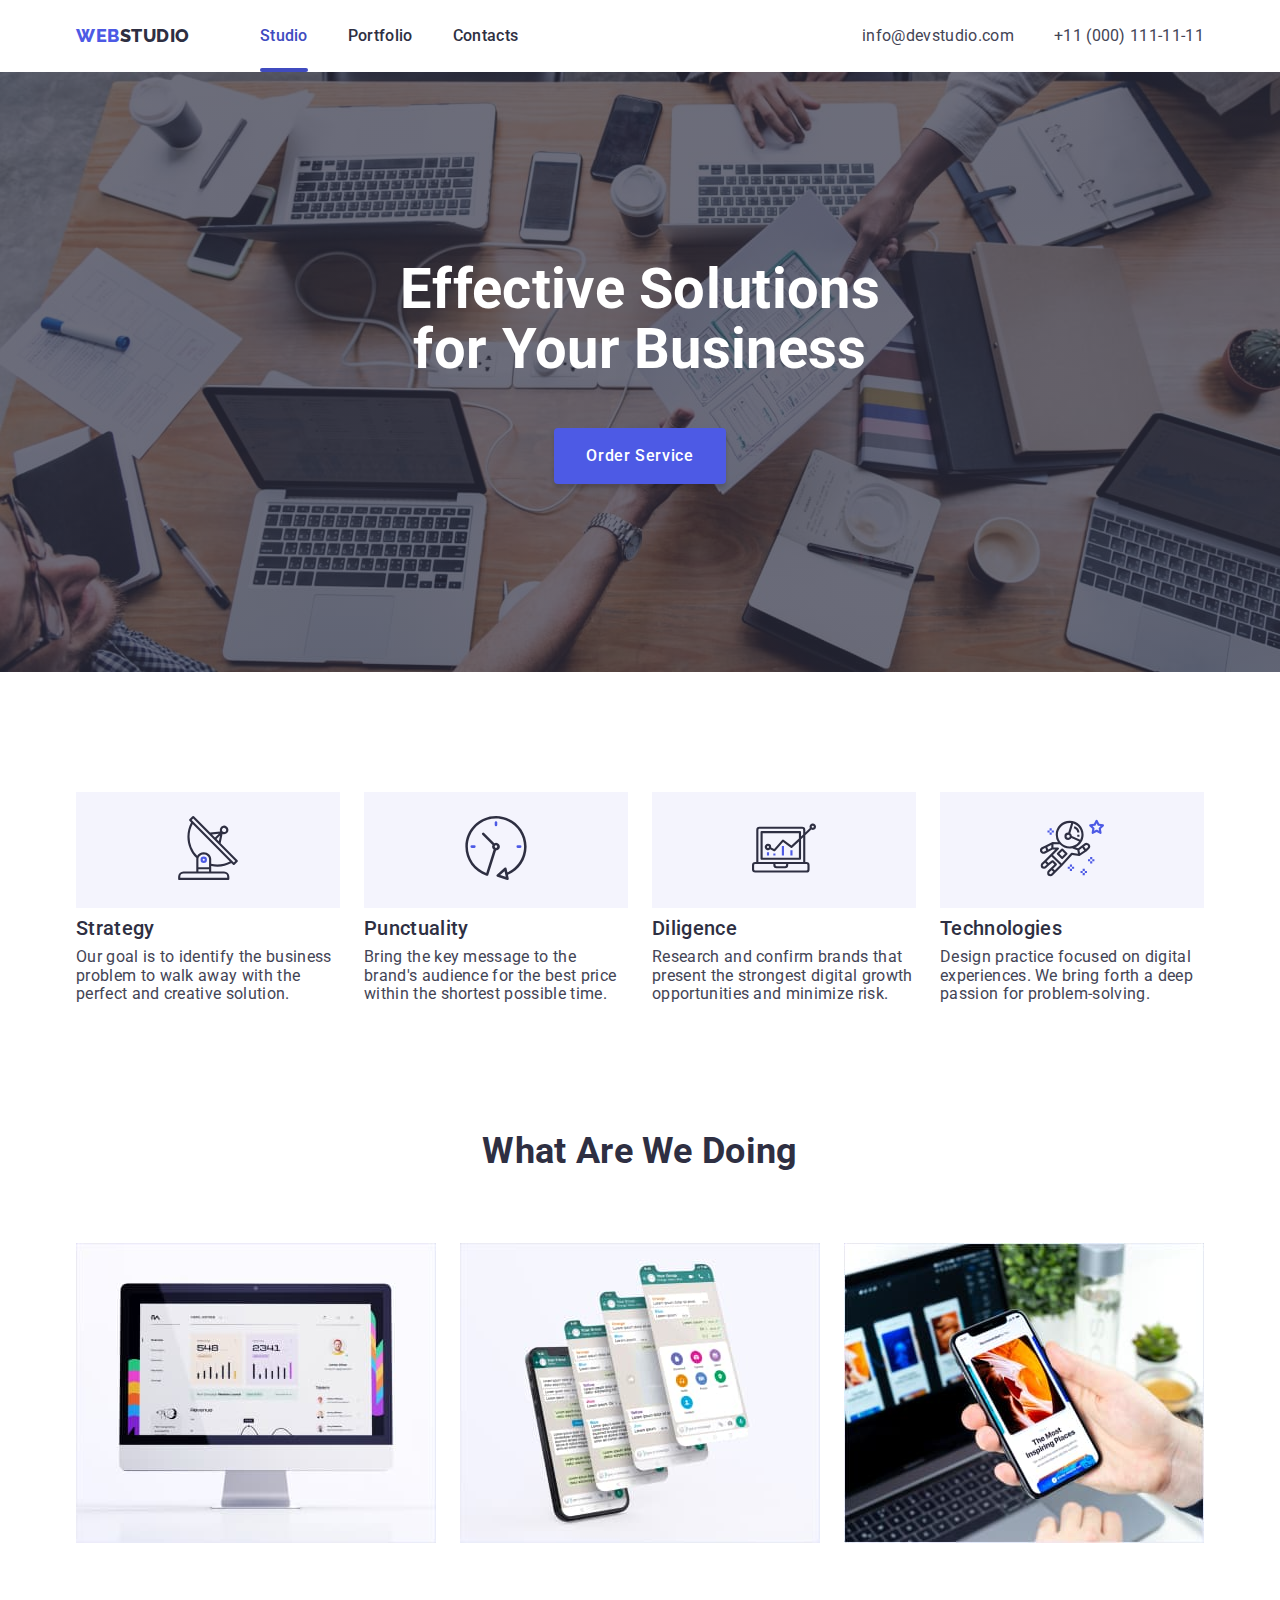
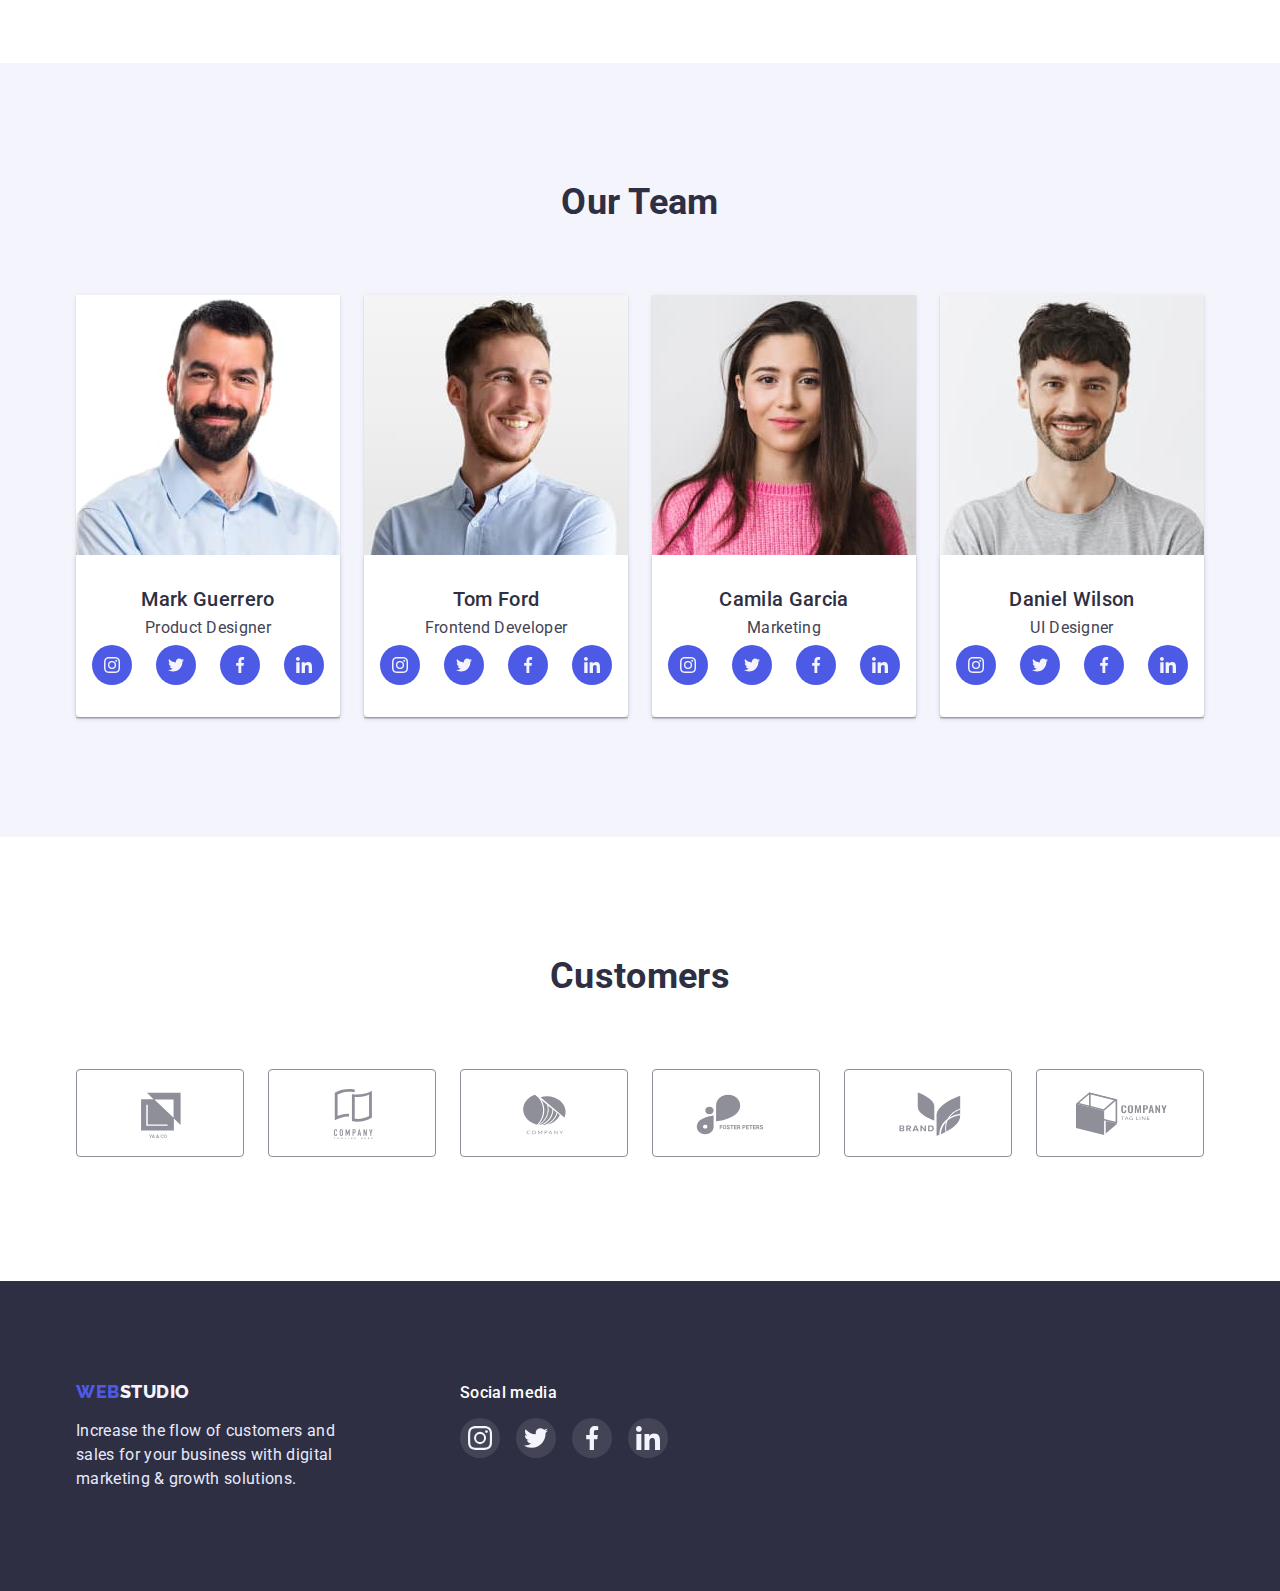
<file: index.html>
<!DOCTYPE html>
<html lang="en">
  <head>
    <meta charset="UTF-8" />
    <meta http-equiv="X-UA-Compatible" content="IE=edge" />
    <meta name="viewport" content="width=device-width, initial-scale=1.0" />
    <title>WebStudio</title>
    <link rel="preconnect" href="https://fonts.googleapis.com" />
    <link rel="preconnect" href="https://fonts.gstatic.com" crossorigin />
    <link
      href="https://fonts.googleapis.com/css2?family=Raleway:wght@800&family=Roboto:wght@400;500;700;900&display=swap"
      rel="stylesheet"
    />
    <link
      rel="stylesheet"
      href="https://cdnjs.cloudflare.com/ajax/libs/modern-normalize/1.1.0/modern-normalize.min.css"
    />
    <link rel="stylesheet" href="./css/styles.css" />
  </head>

  <body>
    <header>
      <div class="container site-nav">
        <nav class="site-nav-item">
          <a class="logo" href="./index.html">
            <span class="logo-item">Web</span>Studio
          </a>
          <ul class="list nav">
            <li class="nav-item">
              <a class="link-item curent" href="">Studio</a>
            </li>
            <li class="nav-item">
              <a class="link-item" href="./portfolio.html">Portfolio</a>
            </li>
            <li class="nav-item">
              <a class="link-item" href="">Contacts</a>
            </li>
          </ul>
        </nav>
        <address class="contacts">
          <ul class="list contacts-flex">
            <li class="contacts-item">
              <a class="maail link" href="mailto:info@devstudio.com"
                >info@devstudio.com
              </a>
            </li>
            <li class="contacts-item">
              <a class="tel link" href="tel:+110001111111"
                >+11 (000) 111-11-11
              </a>
            </li>
          </ul>
        </address>
      </div>
    </header>
    <main>
      <!--Hero-->
      <section class="hero">
        <div class="hero-container">
          <h1 class="hero-title">Effective Solutions for Your Business</h1>
          <button data-modal-open class="hero-button">Order Service</button>
          <div data-modal class="backdrop is-hidden">
            <div class="model">
              <button data-modal-close class="model-btn">
                <svg class="model-icon" width="8" height="8">
                  <use href="./images/symbol-defs-v.svg#icon-vector"></use>
                </svg>
              </button>
            </div>
          </div>
        </div>
      </section>
      <!--/Hero-->
      <!--Our work-->
      <section class="section">
        <div class="container">
          <h2 class="section-title visually-hidden">quality</h2>
          <ul class="list-work list">
            <li class="work-item">
              <div class="icon">
                <svg class="icon-item">
                  <use href="./images/symbol-defs.svg#icon-antenna"></use>
                </svg>
              </div>
              <h3 class="section-subtitle item">Strategy</h3>
              <p class="text">
                Our goal is to identify the business problem to walk away with
                the perfect and creative solution.
              </p>
            </li>
            <li class="work-item">
              <div class="icon">
                <svg class="icon-item">
                  <use href="./images/symbol-defs.svg#icon-clock"></use>
                </svg>
              </div>
              <h3 class="section-subtitle item">Punctuality</h3>
              <p class="text">
                Bring the key message to the brand's audience for the best price
                within the shortest possible time.
              </p>
            </li>
            <li class="work-item">
              <div class="icon">
                <svg class="icon-item">
                  <use href="./images/symbol-defs.svg#icon-diagram"></use>
                </svg>
              </div>
              <h3 class="section-subtitle item">Diligence</h3>
              <p class="text">
                Research and confirm brands that present the strongest digital
                growth opportunities and minimize risk.
              </p>
            </li>
            <li class="work-item">
              <div class="icon">
                <svg class="icon-item">
                  <use href="./images/symbol-defs.svg#icon-astronaut"></use>
                </svg>
              </div>
              <h3 class="section-subtitle item">Technologies</h3>
              <p class="text">
                Design practice focused on digital experiences. We bring forth a
                deep passion for problem-solving.
              </p>
            </li>
          </ul>
        </div>
      </section>
      <!--/Our work-->
      <!-- exemple -->
      <section class="section exemple">
        <div class="container">
          <h2 class="section-title">What are we doing</h2>
          <ul class="list-exemple list">
            <li class="exemple-item">
              <img src="./images/website.jpg" alt="website" width="360" />
            </li>
            <li class="exemple-item">
              <img src="./images/messengers.jpg" alt="messengers" width="360" />
            </li>
            <li class="exemple-item">
              <img
                src="./images/phoneapplication.jpg"
                alt="phone application"
                width="360"
              />
            </li>
          </ul>
        </div>
      </section>
      <!-- /exemple -->
      <!--Our team-->
      <section class="section oue-team">
        <div class="container">
          <h2 class="section-title team-title">Our Team</h2>
          <ul class="team-list list">
            <li class="team-list-item">
              <img src="./images/team-1.jpg" alt="photo" width="264" />
              <div class="team">
                <h3 class="section-subtitle item">Mark Guerrero</h3>
                <p class="text">Product Designer</p>
                <ul class="social list">
                  <li class="social-list">
                    <a href="" class="social-link">
                      <svg class="social-link-item" widht="16px" height="16px">
                        <use
                          href="./images/symbol-defs.svg#icon-instagram"
                        ></use>
                      </svg>
                    </a>
                  </li>
                  <li class="social-list">
                    <a href="" class="social-link">
                      <svg class="social-link-item" widht="16" height="16">
                        <use href="./images/symbol-defs.svg#icon-twitter"></use>
                      </svg>
                    </a>
                  </li>
                  <li class="social-list">
                    <a href="" class="social-link">
                      <svg class="social-link-item" widht="16" height="16">
                        <use
                          href="./images/symbol-defs.svg#icon-facebook"
                        ></use>
                      </svg>
                    </a>
                  </li>
                  <li class="social-list">
                    <a href="" class="social-link">
                      <svg class="social-link-item" widht="16" height="16">
                        <use
                          href="./images/symbol-defs.svg#icon-linkedin"
                        ></use>
                      </svg>
                    </a>
                  </li>
                </ul>
              </div>
            </li>
            <li class="team-list-item">
              <img src="./images/team-2.jpg" alt="photo" width="264" />
              <div class="team">
                <h3 class="section-subtitle item">Tom Ford</h3>
                <p class="text">Frontend Developer</p>
                <ul class="social list">
                  <li class="social-list">
                    <a href="" class="social-link">
                      <svg class="social-link-item" widht="16" height="16">
                        <use
                          href="./images/symbol-defs.svg#icon-instagram"
                        ></use>
                      </svg>
                    </a>
                  </li>
                  <li class="social-list">
                    <a href="" class="social-link">
                      <svg class="social-link-item" widht="16" height="16">
                        <use href="./images/symbol-defs.svg#icon-twitter"></use>
                      </svg>
                    </a>
                  </li>
                  <li class="social-list">
                    <a href="" class="social-link">
                      <svg class="social-link-item" widht="16" height="16">
                        <use
                          href="./images/symbol-defs.svg#icon-facebook"
                        ></use>
                      </svg>
                    </a>
                  </li>
                  <li class="social-list">
                    <a href="" class="social-link">
                      <svg class="social-link-item" widht="16" height="16">
                        <use
                          href="./images/symbol-defs.svg#icon-linkedin"
                        ></use>
                      </svg>
                    </a>
                  </li>
                </ul>
              </div>
            </li>
            <li class="team-list-item">
              <img src="./images/team-3.jpg" alt="photo" width="264" />
              <div class="team">
                <h3 class="section-subtitle item">Camila Garcia</h3>
                <p class="text">Marketing</p>
                <ul class="social list">
                  <li class="social-list">
                    <a href="" class="social-link">
                      <svg class="social-link-item" widht="16" height="16">
                        <use
                          href="./images/symbol-defs.svg#icon-instagram"
                        ></use>
                      </svg>
                    </a>
                  </li>
                  <li class="social-list">
                    <a href="" class="social-link">
                      <svg class="social-link-item" widht="16" height="16">
                        <use href="./images/symbol-defs.svg#icon-twitter"></use>
                      </svg>
                    </a>
                  </li>

                  <li class="social-list">
                    <a href="" class="social-link">
                      <svg class="social-link-item" widht="16" height="16">
                        <use
                          href="./images/symbol-defs.svg#icon-facebook"
                        ></use>
                      </svg>
                    </a>
                  </li>

                  <li class="social-list">
                    <a href="" class="social-link">
                      <svg class="social-link-item" widht="16" height="16">
                        <use
                          href="./images/symbol-defs.svg#icon-linkedin"
                        ></use>
                      </svg>
                    </a>
                  </li>
                </ul>
              </div>
            </li>
            <li class="team-list-item">
              <img src="./images/team-4.jpg" alt="photo" width="264" />
              <div class="team">
                <h3 class="section-subtitle item">Daniel Wilson</h3>
                <p class="text">UI Designer</p>
                <ul class="social list">
                  <li class="social-list">
                    <a href="" class="social-link">
                      <svg class="social-link-item" widht="16" height="16">
                        <use
                          href="./images/symbol-defs.svg#icon-instagram"
                        ></use>
                      </svg>
                    </a>
                  </li>
                  <li class="social-list">
                    <a href="" class="social-link">
                      <svg class="social-link-item" widht="16" height="16">
                        <use href="./images/symbol-defs.svg#icon-twitter"></use>
                      </svg>
                    </a>
                  </li>
                  <li class="social-list">
                    <a href="" class="social-link">
                      <svg class="social-link-item" widht="16" height="16">
                        <use
                          href="./images/symbol-defs.svg#icon-facebook"
                        ></use>
                      </svg>
                    </a>
                  </li>
                  <li class="social-list">
                    <a href="" class="social-link">
                      <svg class="social-link-item" widht="16" height="16">
                        <use
                          href="./images/symbol-defs.svg#icon-linkedin"
                        ></use>
                      </svg>
                    </a>
                  </li>
                </ul>
              </div>
            </li>
          </ul>
        </div>
      </section>
      <!--/Our team-->
      <section class="section customers">
        <div class="container">
          <h2 class="section-title">Customers</h2>
          <ul class="customers-list list">
            <li>
              <svg class="customer-list-item">
                <use href="./images/symbol-defs.svg#icon-logo-ya"></use>
              </svg>
            </li>
            <li>
              <svg class="customer-list-item">
                <use href="./images/symbol-defs.svg#icon-logo-teg-here"></use>
              </svg>
            </li>
            <li>
              <svg class="customer-list-item">
                <use href="./images/symbol-defs.svg#icon-logo-company"></use>
              </svg>
            </li>
            <li>
              <svg class="customer-list-item">
                <use href="./images/symbol-defs.svg#icon-logo-foster"></use>
              </svg>
            </li>
            <li>
              <svg class="customer-list-item">
                <use href="./images/symbol-defs.svg#icon-logo-brand"></use>
              </svg>
            </li>
            <li>
              <svg class="customer-list-item">
                <use href="./images/symbol-defs.svg#icon-logo-teg-line"></use>
              </svg>
            </li>
          </ul>
        </div>
      </section>
    </main>
    <footer class="footer">
      <div class="container footer-container">
        <div class="footer-logo-item">
          <a href="./index.html" class="footer-logo">
            <span class="logo-item">Web</span>Studio
          </a>
          <p class="text-item">
            Increase the flow of customers and sales for your business with
            digital marketing & growth solutions.
          </p>
        </div>
        <div class="footer-social">
          <h3 class="section-subtitle footer-subtitle">Social media</h3>
          <ul class="social list">
            <li class="social-list">
              <a href="" class="footer-social-link">
                <svg class="footer-social-link-item" widht="24" height="24">
                  <use href="./images/symbol-defs.svg#icon-instagram"></use>
                </svg>
              </a>
            </li>
            <li class="social-list">
              <a href="" class="footer-social-link">
                <svg class="footer-social-link-item" widht="24" height="24">
                  <use href="./images/symbol-defs.svg#icon-twitter"></use>
                </svg>
              </a>
            </li>
            <li class="social-list">
              <a href="" class="footer-social-link"
                ><svg class="footer-social-link-item" widht="24" height="24">
                  <use href="./images/symbol-defs.svg#icon-facebook"></use>
                </svg>
              </a>
            </li>
            <li class="social-list">
              <a href="" class="footer-social-link">
                <svg class="footer-social-link-item" widht="24" height="24">
                  <use href="./images/symbol-defs.svg#icon-linkedin"></use>
                </svg>
              </a>
            </li>
          </ul>
        </div>
      </div>
    </footer>
    <script src="./js/modal.js"></script>
  </body>
</html>
</file>
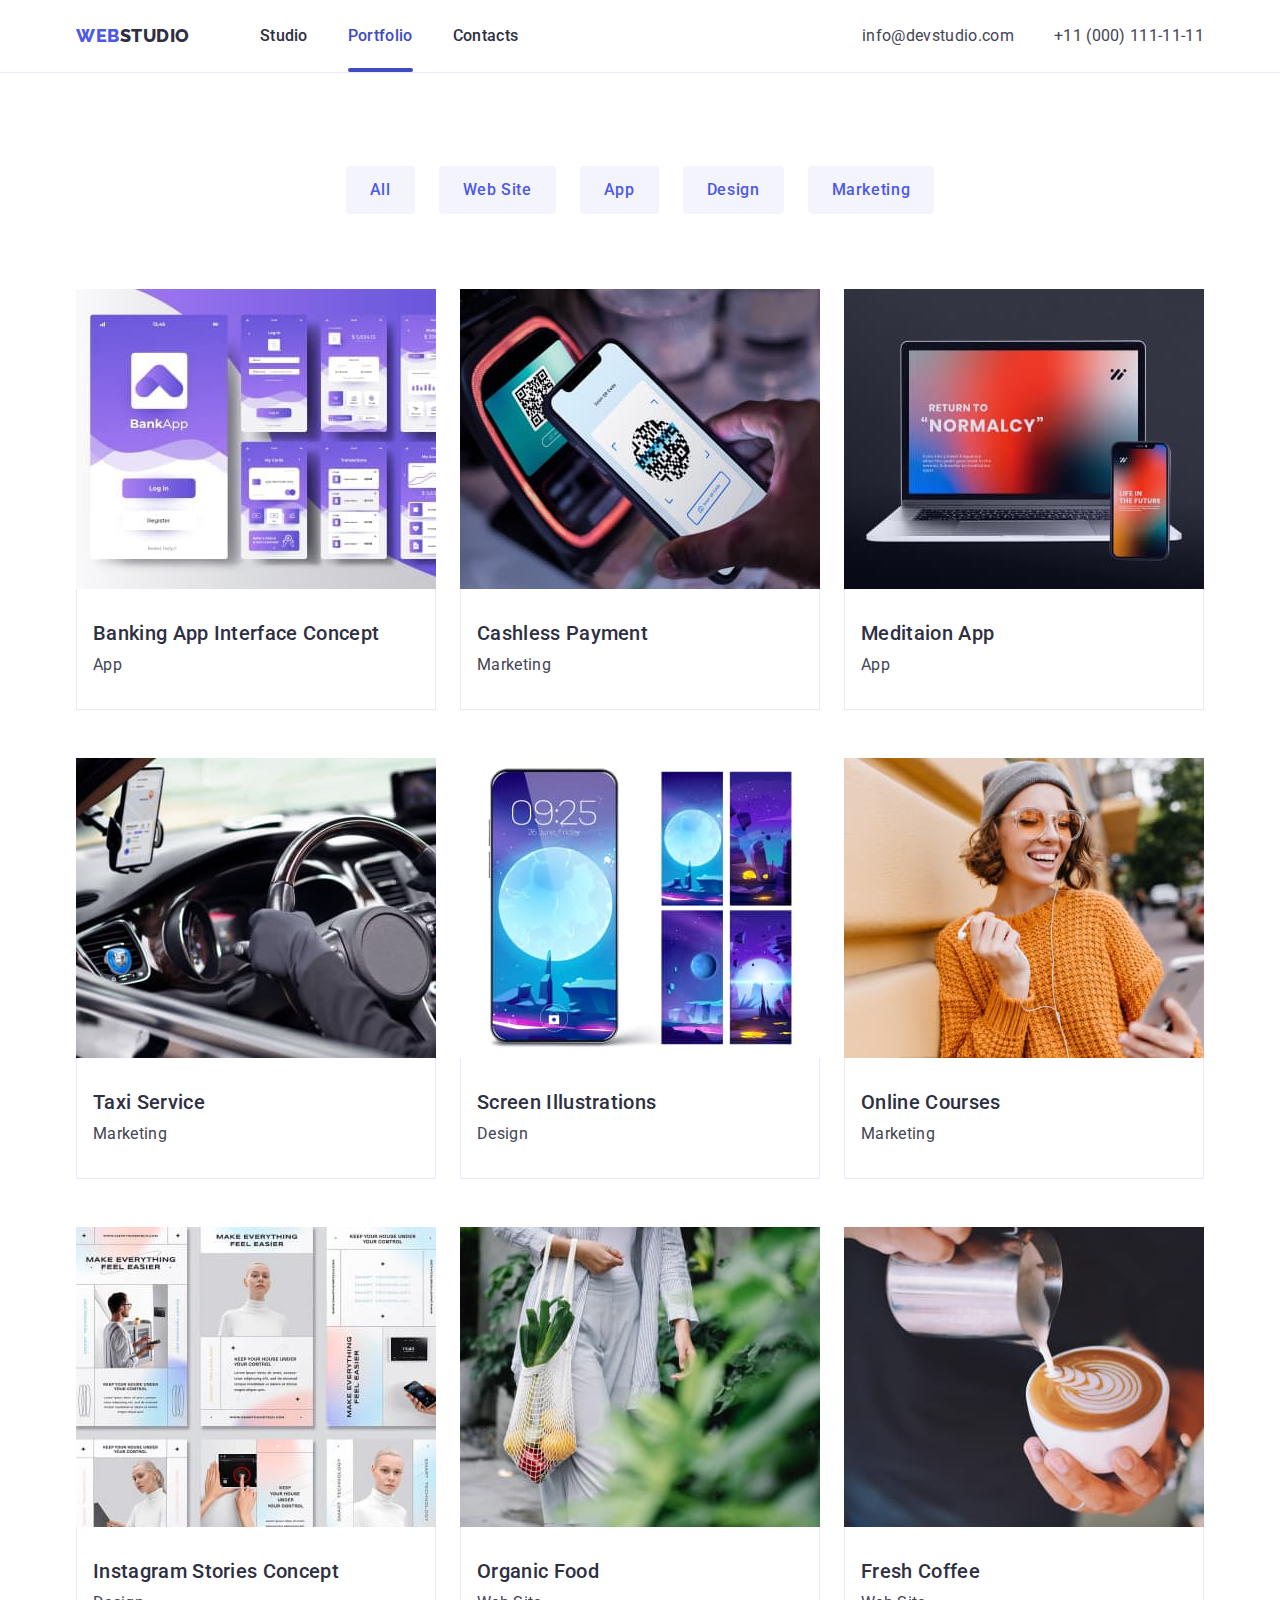
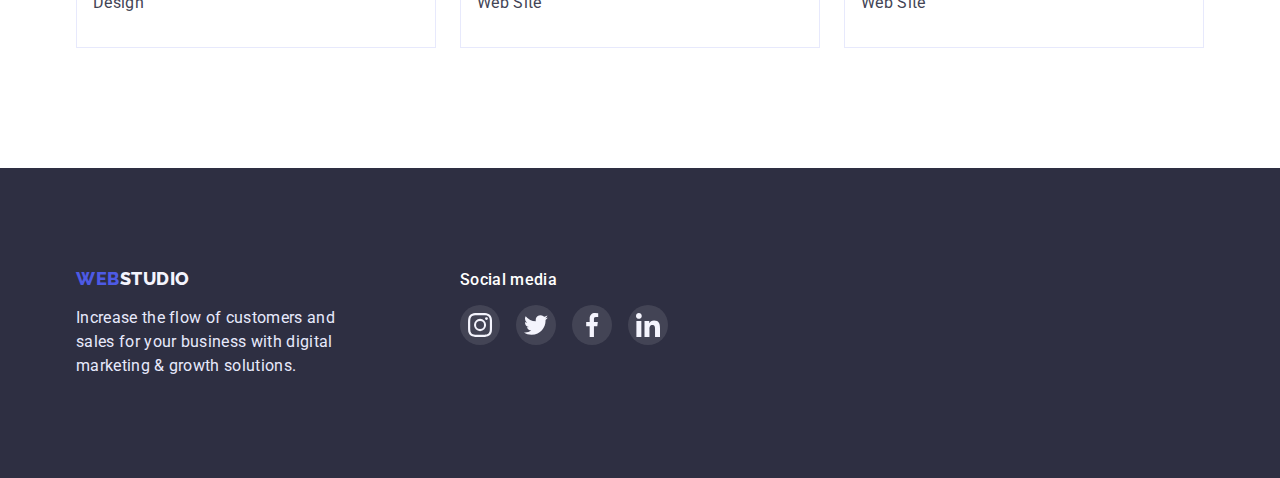
<file: portfolio.html>
<!DOCTYPE html>
<html lang="en">
  <head>
    <meta charset="UTF-8" />
    <meta http-equiv="X-UA-Compatible" content="IE=edge" />
    <meta name="viewport" content="width=device-width, initial-scale=1.0" />
    <title>WebStudio</title>
    <link rel="preconnect" href="https://fonts.googleapis.com" />
    <link rel="preconnect" href="https://fonts.gstatic.com" crossorigin />
    <link
      href="https://fonts.googleapis.com/css2?family=Raleway:wght@800&family=Roboto:wght@400;500;700;900&display=swap"
      rel="stylesheet"/>
    <link rel="stylesheet" href="https://cdnjs.cloudflare.com/ajax/libs/modern-normalize/1.1.0/modern-normalize.min.css">
    <link rel="stylesheet" href="./css/styles.css" />
   <header class="portfolio-header" >
      <div class="container site-nav ">
        <nav class="site-nav-item">
          <a class="logo" href="./index.html">
            <span class="logo-item">Web</span>Studio
          </a>
          <ul class="list nav">
            <li class="nav-item">
              <a class="link-item" href="./index.html">Studio</a>
            </li>
            <li class="nav-item">
              <a class="link-item curent" href="">Portfolio</a>
            </li>
            <li class="nav-item">
              <a class="link-item" href="">Contacts</a>
            </li>
          </ul>
        </nav>
        <address class="contacts">
          <ul class="list contacts-flex">
            <li class="contacts-item">
              <a class="maail link" href="mailto:info@devstudio.com"
                >info@devstudio.com
              </a>
            </li>
            <li class="contacts-item">
              <a class="tel link" href="tel:+110001111111"
                >+11 (000) 111-11-11
              </a>
            </li>
          </ul>
        </address>
      </div>
    </header>
    <main>
      <section class="section portfolio">
        <div class="container">
          <h1 class="title visually-hidden">our projects</h1>
          <ul class="filter list">
            <li><button type="button" class="filter-button">All</button></li>
            <li><button type="button" class="filter-button">Web Site</button></li>
            <li><button type="button" class="filter-button">App</button></li>
            <li><button type="button" class="filter-button">Design</button></li>
            <li><button type="button" class="filter-button">Marketing</button></li>
          </ul>
              
          <ul class="list portfolio-exemple">
            <li class="portfolio-item">
              <div class="portfolio-overlay">
                <img src="./images/banking.jpg" alt=" banking app" width="360"
                height="300" />
                <div class="overlay" >
                  <p>14 Stylish and User-Friendly App Design Concepts · Task Manager App · Calorie Tracker App · Exotic Fruit Ecommerce App · Cloud Storage App</p>
                </div>
              </div>
              <div class="portfolio-exemple-item">
                <h2 class="section-subtitle">Banking App Interface Concept</h2>
                <p class="section-text">App</p>
              </div>
            </li>
            <li class="portfolio-item">
              <div class="portfolio-overlay">
                <img src="./images/payment.jpg" alt="payment" width="360"
                height="300" />
                <div class="overlay" >
                  <p>14 Stylish and User-Friendly App Design Concepts · Task Manager App · Calorie Tracker App · Exotic Fruit Ecommerce App · Cloud Storage App</p>
                </div>
              </div >
              
              <div class="portfolio-exemple-item">
                <h2 class="section-subtitle">Cashless Payment</h2>
                <p class="section-text">Marketing</p>
              </div>
            </li>
            <li class="portfolio-item">
              <div class="portfolio-overlay">
                <img src="./images/meditaion-app.jpg" alt="meditaion-app" width="360"
                height="300" />
                <div class="overlay" >
                  <p>14 Stylish and User-Friendly App Design Concepts · Task Manager App · Calorie Tracker App · Exotic Fruit Ecommerce App · Cloud Storage App</p>
                </div>
              </div>
              <div class="portfolio-exemple-item">
                <h2 class="section-subtitle">Meditaion App</h2>
                <p class="section-text">App</p>
              </div>
            </li>
            <li class="portfolio-item">
              <div class="portfolio-overlay">
                <img src="./images/taxi-service.jpg" alt="taxi-service" width="360"
                height="300" />
                <div class="overlay" >
                  <p>14 Stylish and User-Friendly App Design Concepts · Task Manager App · Calorie Tracker App · Exotic Fruit Ecommerce App · Cloud Storage App</p>
                </div>
              </div>
             <div class="portfolio-exemple-item">
                <h2 class="section-subtitle">Taxi Service</h2>
                <p class="section-text">Marketing</p>
             </div>
            </li>
            <li class="portfolio-item">
              <div class="portfolio-overlay">
                <img src="./images/screen-illustrations.jpg"
                alt="screen-illustrations" width="360"
                height="300" />
                <div class="overlay" >
                  <p>14 Stylish and User-Friendly App Design Concepts · Task Manager App · Calorie Tracker App · Exotic Fruit Ecommerce App · Cloud Storage App</p>
                </div>
              </div>
              <div class="portfolio-exemple-item">
                <h2 class="section-subtitle">Screen Illustrations</h2>
                <p class="section-text">Design</p>
              </div>
            </li>
            <li class="portfolio-item">
              <div class="portfolio-overlay">
                <img src="./images/online-courses.jpg" alt="online-courses" width="360"
                height="300" />
                <div class="overlay" >
                  <p>14 Stylish and User-Friendly App Design Concepts · Task Manager App · Calorie Tracker App · Exotic Fruit Ecommerce App · Cloud Storage App</p>
                </div>
              </div>
             <div class="portfolio-exemple-item">
                <h2 class="section-subtitle">Online Courses</h2>
                <p class="section-text">Marketing</p>
             </div>
            </li>
            <li class="portfolio-item">
             <div class="portfolio-overlay">
                <img src="./images/instagram.jpg" alt="Instagram" width="360"
                height="300" />
                <div class="overlay" >
                  <p>14 Stylish and User-Friendly App Design Concepts · Task Manager App · Calorie Tracker App · Exotic Fruit Ecommerce App · Cloud Storage App</p>
                </div>
             </div>
              <div class="portfolio-exemple-item">
                <h2 class="section-subtitle">Instagram Stories Concept</h2>
                <p class="section-text">Design</p>
              </div>
            </li>
            <li class="portfolio-item">
              <div class="portfolio-overlay">
                <img src="./images/organic-food.jpg" alt="organic-food" width="360"
                height="300" />
                <div class="overlay" >
                  <p>14 Stylish and User-Friendly App Design Concepts · Task Manager App · Calorie Tracker App · Exotic Fruit Ecommerce App · Cloud Storage App</p>
                </div>
              </div>
             <div class="portfolio-exemple-item">
                <h2 class="section-subtitle">Organic Food</h2>
                <p class="section-text">Web Site</p>
             </div>
            </li>
            <li class="portfolio-item">
             <div class="portfolio-overlay">
                <img src="./images/fresh-coffee.jpg" alt="fresh-coffee" width="360"
                height="300" />
                <div class="overlay" >
                  <p>14 Stylish and User-Friendly App Design Concepts · Task Manager App · Calorie Tracker App · Exotic Fruit Ecommerce App · Cloud Storage App</p>
                </div>
             </div>
              <div class="portfolio-exemple-item">
                <h2 class="section-subtitle">Fresh Coffee</h2>
                <p class="section-text">Web Site</p>
              </div>
            </li>
          </ul>
        </div>
      </section>
    </main>

     <footer class="footer">
      <div class="container footer-container">
        <div class="footer-logo-item">
          <a href="./index.html" class="footer-logo">
            <span class="logo-item">Web</span>Studio
          </a>
          <p class="text-item">
            Increase the flow of customers and sales for your business with
            digital marketing & growth solutions.
          </p>
        </div>
        <div class="footer-social">
          <h3 class="section-subtitle footer-subtitle">Social media</h3>
          <ul class="social list">
            <li class="social-list">
              <a href="" class="footer-social-link">
                <svg class="footer-social-link-item" widht="24" height="24">
                  <use href="./images/symbol-defs.svg#icon-instagram"></use>
                </svg>
              </a>
            </li>
            <li class="social-list">
              <a href="" class="footer-social-link">
                <svg class="footer-social-link-item" widht="24" height="24">
                  <use href="./images/symbol-defs.svg#icon-twitter"></use>
                </svg>
              </a>
            </li>
            <li class="social-list">
              <a href="" class="footer-social-link"
                ><svg class="footer-social-link-item" widht="24" height="24">
                  <use href="./images/symbol-defs.svg#icon-facebook"></use>
                </svg>
              </a>
            </li>
            <li class="social-list">
              <a href="" class="footer-social-link">
                <svg class="footer-social-link-item" widht="24" height="24">
                  <use href="./images/symbol-defs.svg#icon-linkedin"></use>
                </svg>
              </a>
            </li>
          </ul>
        </div>
      </div>
    </footer>
  </body>
</html>
</file>
<file: css/styles.css>
:root {
  --primary-text-color: #434455;
  --title-text-color: #2e2f42;
  --title-wite-color: #ffffff;
  --title-blue-color: #4d5ae5;
  --bacground-color-heroo-footer: #2e2f42;
  --button-hover-color: #404bbf;
  --link-hover-color: #404bbf;
  --button-title-color: #4d5ae5;
  --footer-logo-white: #f4f4fd;
  --text-item-color: #e7e9fc;
  --filtr-button-bacgr-color-white: #f4f4fd;
  --filtr-button-hover-white: #ffffff;
  --social-item-color: #f4f4fd;
  --social-item-color-hover: ;
}

body {
  background-color: var(--title-wite-color);
  color: var(--primary-text-color);

  font-family: Roboto, sans-serif;
  letter-spacing: 0.02em;
}
h1,
h2,
h3,
h4,
h5,
h6,
p {
  margin: 0;
}
ul {
  margin: 0;
  padding: 0;
}
img {
  display: block;
}
.container {
  max-width: 1158px;
  margin-left: auto;
  margin-right: auto;
  padding-left: 15px;
  padding-right: 15px;
}
.logo {
  display: block;
  margin-right: 70px;
  font-family: Raleway, sans-serif;
  text-decoration: none;
  font-weight: 800;
  font-size: 18px;
  line-height: 1.3;

  letter-spacing: 0.03em;
  text-transform: uppercase;
  color: var(--title-text-color);
}
.logo-item {
  color: var(--title-blue-color);
}
.site-nav {
  display: flex;
}
.site-nav-item {
  display: flex;
  align-items: center;
}
.list {
  list-style: none;
}

.link-item {
  display: block;
  padding-top: 24px;
  padding-bottom: 24px;

  text-decoration: none;
  font-weight: 500;
  font-size: 16px;
  line-height: 1.5;
  color: var(--title-text-color);
  transition: color 250ms cubic-bezier(0.4, 0, 0.2, 1);
}
.link-item:hover,
.link-item:focus {
  color: var(--link-hover-color);
  transform: color;
}
.curent::after {
  content: '';
  display: block;
  position: absolute;
  left: 0;
  bottom: 0;
  width: 100%;
  height: 4px;
  background-color: var(--link-hover-color);
  border-radius: 2px;
}
.curent {
  color: var(--link-hover-color);
}
.nav-item {
  position: relative;
}

.list.nav {
  display: flex;
}
.nav-item:not(:last-child) {
  margin-right: 40px;
}
.contacts {
  margin-left: auto;
}
.contacts-flex {
  display: flex;
}
.contacts-item:not(:last-child) {
  margin-right: 40px;
}

.link {
  display: block;
  padding-top: 24px;
  padding-bottom: 24px;

  color: var(--primary-text-color);
  text-decoration: none;
  font-style: normal;
  font-weight: 400;
  font-size: 16px;
  line-height: 1.5;
  transition: color 250ms cubic-bezier(0.4, 0, 0.2, 1);
}
.link:active {
  color: var(--title-blue-color);
}
.link:hover,
.link:focus {
  color: var(--title-blue-color);
  transform: color;
}
.section {
  padding-top: 120px;
  padding-bottom: 120px;
}
.section.exemple {
  padding-top: 0;
}

.hero-container {
  margin-left: auto;
  margin-right: auto;
  max-width: 1440px;
  height: 600px;

  padding-top: 188px;
  padding-bottom: 188px;
  text-align: center;
  background-image: linear-gradient(
      rgba(46, 47, 66, 0.7),
      rgba(46, 47, 66, 0.7)
    ),
    url(../images/people-office.jpg);
}

.hero-title {
  color: var(--title-wite-color);
  font-weight: 700;
  font-size: 56px;
  line-height: 1.07;
  text-align: center;
  margin-bottom: 48px;
  width: 496px;
  margin-left: auto;
  margin-right: auto;
}
.hero-button {
  font-family: Roboto, sans-serif;
  font-weight: 500;
  font-size: 16px;
  line-height: 1.5;
  letter-spacing: 0.04em;
  background-color: var(--button-title-color);
  color: var(--title-wite-color);
  cursor: pointer;
  box-shadow: 0px 4px 4px rgba(0, 0, 0, 0.15);
  border: transparent;
  border-radius: 4px;
  padding: 16px 32px;

  transition: background-color 250ms cubic-bezier(0.4, 0, 0.2, 1);
}
.hero-button:hover,
.hero-button:focus {
  background-color: var(--button-hover-color);
  transform: background-color;
}
.backdrop {
  position: fixed;
  left: 0;
  top: 0;
  width: 100%;
  height: 100%;
  background: rgba(46, 47, 66, 0.4);

  transition: opacity 2250ms cubic-bezier(0.4, 0, 0.2, 1), transform 2250ms cubic-bezier(0.4, 0, 0.2, 1);
  
  transform: scale(1);
}
.is-hidden{
visibility: hidden;
opacity: 0;
pointer-events: none;
transform: scale(1.5);
}

.model {
  position: absolute;
  left: 50%;
  top: 50%;
  transform: translate(-50%, -50%);

  min-width: 408px;
  min-height: 578px;
  background: #fcfcfc;
  box-shadow: 0px 1px 1px rgba(0, 0, 0, 0.14), 0px 1px 3px rgba(0, 0, 0, 0.12),
    0px 2px 1px rgba(0, 0, 0, 0.2);
  border-radius: 4px;
  
}

.model-btn {
  position: absolute;
  right: 24px;
  top: 24px;

  margin: 0;
  padding: 0;
  width: 24px;
  height: 24px;
  border-radius: 50%;

  transition: background-color 250ms cubic-bezier(0.4, 0, 0.2, 1),
    fill 250ms cubic-bezier(0.4, 0, 0.2, 1);
}
.model-btn:hover,
.model-btn:focus {
  background-color: #404bbf;
  fill: #ffffff;
  transform: fill, background-color;
}
.model-icon {
}
/* --------------------our work---------------- */
.list-work {
  display: flex;
  gap: 24px;
}
.icon {
  background-color: #f4f4fd;
  margin-bottom: 8px;
}
.icon-item {
  width: 64px;
  height: 64px;
  margin: 24px 100px;
}
.section-title {
  font-weight: 700;
  font-size: 36px;
  line-height: 1.1;
  color: var(--title-text-color);
  text-align: center;
  text-transform: capitalize;
  margin-bottom: 72px;
}
.section-subtitle {
  font-weight: 500;
  font-size: 20px;
  line-height: 1.2;
  color: var(--title-text-color);
  margin-bottom: 8px;
}

.visually-hidden {
  position: absolute;
  top: -150%;
  z-index: -100;
  width: 0;
  height: 0;
  opacity: 0;
  visibility: hidden;
  user-select: none;
  pointer-events: none;
  cursor: none;
  margin: 0;
  padding: 0;
  overflow: hidden;
  border: none;
  outline: none;
  white-space: nowrap;
}

.section-title.item {
  color: var(--title-text-color);
  font-weight: 500;
  font-size: 20px;
  line-height: 1.2;
}

.list-exemple {
  display: flex;
  gap: 24px;
}
/* ----------------------------our taem------------- */
.section.oue-team {
  background: #f4f4fd;
}
.team-title {
  margin-bottom: 72px;
}
.team-list {
  display: flex;
  gap: 24px;
  justify-content: center;
  text-align: center;
}
.team {
  padding: 32px 16px;
  background-color: #ffffff;
  border-radius: 0px 0px 4px 4px;
  box-shadow: 0px 1px 6px rgba(46, 47, 66, 0.08),
    0px 1px 1px rgba(46, 47, 66, 0.16), 0px 2px 1px rgba(46, 47, 66, 0.08);
}
.team-list-item {
  box-shadow: 0px 1px 6px rgba(46, 47, 66, 0.08),
    0px 1px 1px rgba(46, 47, 66, 0.16), 0px 2px 1px rgba(46, 47, 66, 0.08);
}
.text {
  margin-bottom: 8px;
}
.social {
  display: flex;
  margin: 0;
  padding: 0;

  justify-content: space-between;
}

.social-list {
  width: 40px;
  height: 40px;
}
.social-link {
  display: flex;
  width: 100%;
  height: 100%;
  border-radius: 50%;
  background-color: #4d5ae5;
  align-items: center;

  transition: background-color 250ms cubic-bezier(0.4, 0, 0.2, 1);
}
.social-link:hover,
.social-link:focus {
  background-color: #404bbf;
  transform: background-color;
}
.social-link:active {
  background: #404bbf;
}
.social-link-item {
  fill: var(--social-item-color);
}

/* ----------------------------our taem------------- */
/* ---------------------customers--------------- */
.customers-list {
  display: flex;
  margin: 0;
  margin-top: 72px;
  padding: 0;
  justify-content: space-between;
}
.customer-list-item {
  width: 168px;
  height: 88px;
  padding: 16px 32px;
  border: 1px solid #8e8f99;
  border-radius: 4px;
  fill: #8e8f99;

  transition: border 250ms cubic-bezier(0.4, 0, 0.2, 1),
    fill 250ms cubic-bezier(0.4, 0, 0.2, 1);
}
.customer-list-item:hover,
.customer-list-item:focus {
  border: 1px solid #404bbf;
  fill: #404bbf;
  transform: border, fill;
}
.customer-list-item:active {
  border: 1px solid #404bbf;
  fill: #404bbf;
}
/* ---------------------customers--------------- */
/* ---------------------footer--------------- */
.footer {
  padding-top: 100px;
  padding-bottom: 100px;
  background-color: var(--bacground-color-heroo-footer);
}
.footer-container {
  display: flex;
  gap: 120px;
}
.footer-social-link {
  display: flex;
  width: 100%;
  height: 100%;

  align-items: center;
  border-radius: 50%;

  background-color: rgba(255, 255, 255, 0.1);

  transition: background-color 250ms cubic-bezier(0.4, 0, 0.2, 1);
}
.footer-social-link:hover,
.footer-social-link:focus {
  background-color: #31d0aa;

  transform: background-color;
}
.footer-social-link:active {
  background-color: #31d0aa;
}
.footer-social-link-item {
  fill: var(--social-item-color);
}
.footer-logo-item {
  max-width: 264px;
}
.footer-social {
  width: 208px;
}
.footer-logo {
  display: block;
  margin-bottom: 16px;
  text-decoration: none;
  font-family: Raleway, sans-serif;
  font-weight: 800;
  font-size: 18px;
  line-height: 1.2;

  letter-spacing: 0.03em;
  text-transform: uppercase;
  color: var(--footer-logo-white);
}
.footer-subtitle {
  margin-bottom: 13px;
  font-weight: 500;
  font-size: 16px;
  line-height: 1.5;

  color: #ffffff;
}
.text-item {
  color: var(--text-item-color);

  font-weight: 400;
  font-size: 16px;
  line-height: 1.5;
}
/* -------------------------portfolio --------------------*/
.portfolio-header {
  border-bottom: 1px solid #e7e9fc;
}
.filter.list {
  display: flex;
  justify-content: center;
  gap: 24px;
  margin-bottom: 75px;
}

.filter-button {
  font-family: 'Roboto', sans-serif;
  font-weight: 500;
  font-size: 16px;
  line-height: 1.5;
  letter-spacing: 0.04em;
  color: var(--button-title-color);
  border: none;
  border-radius: 4px;
  padding: 12px 24px;
  background-color: var(--filtr-button-bacgr-color-white);
  cursor: pointer;

  transition: box-shadow 250ms cubic-bezier(0.4, 0, 0.2, 1),
    color 250ms cubic-bezier(0.4, 0, 0.2, 1),
    background-color 250ms cubic-bezier(0.4, 0, 0.2, 1),
    border-radius 250ms cubic-bezier(0.4, 0, 0.2, 1);
}

.filter-button:hover,
.filter-button:focus {
  color: var(--filtr-button-hover-white);
  background-color: var(--button-hover-color);
  box-shadow: 0px 3px 1px rgba(0, 0, 0, 0.1), 0px 2px 1px rgba(0, 0, 0, 0.08),
    0px 2px 2px rgba(0, 0, 0, 0.12);
  border-radius: 4px;

  transform: color, background-color, box-shadow, border-radius;
}
.portfolio-item {
  transition: box-shadow 250ms cubic-bezier(0.4, 0, 0.2, 1);
}
.portfolio-overlay {
  position: relative;
  overflow: hidden;
}
.portfolio-item:hover,
.portfolio-item:focus {
  box-shadow: 0px 1px 6px rgba(46, 47, 66, 0.08),
    0px 1px 1px rgba(46, 47, 66, 0.16), 0px 2px 1px rgba(46, 47, 66, 0.08);

  transform: box-shadow;
}
.section-text {
  font-weight: 400;
  font-size: 16px;
  line-height: 1.5;
}
.portfolio-item:hover .overlay {
  transform: translateY(0);
  opacity: 1;
}
.overlay {
  display: block;
  position: absolute;
  padding: 40px 32px 0;
  left: 0;
  top: 0;
  width: 100%;
  height: 100%;
  background-color: var(--button-title-color);
  opacity: 0;
  transform: translateY(100%);
  transition: transform 250ms cubic-bezier(0.4, 0, 0.2, 1);
}
.portfolio {
  padding-top: 93px;
}
.portfolio-exemple {
  display: flex;
  flex-wrap: wrap;
  gap: 48px 24px;
}

.portfolio-exemple-item {
  padding: 32px 0px 32px 16px;
  background: #ffffff;

  border-left: 1px solid #e7e9fc;
  border-right: 1px solid #e7e9fc;
  border-bottom: 1px solid #e7e9fc;
}
.portfolio-exemple.section-subtitle {
  margin-bottom: 8px;
}
</file>
